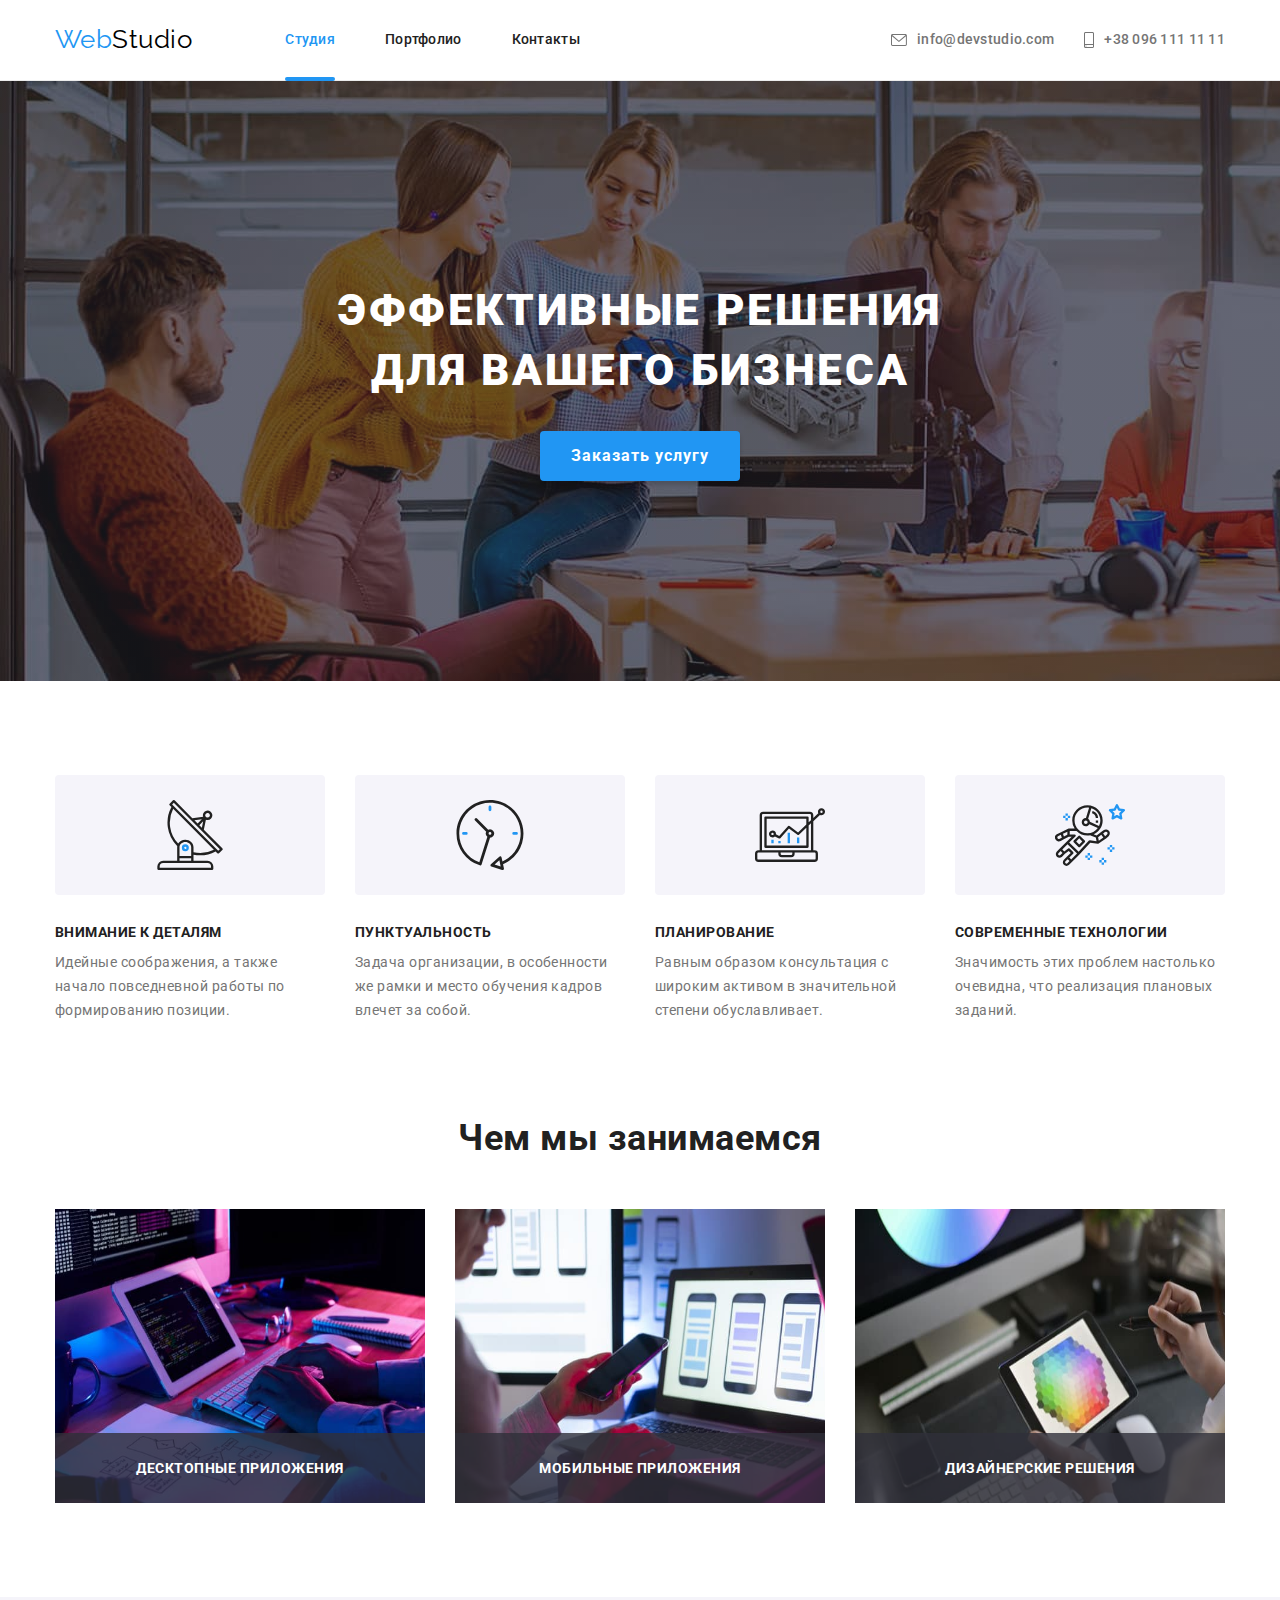
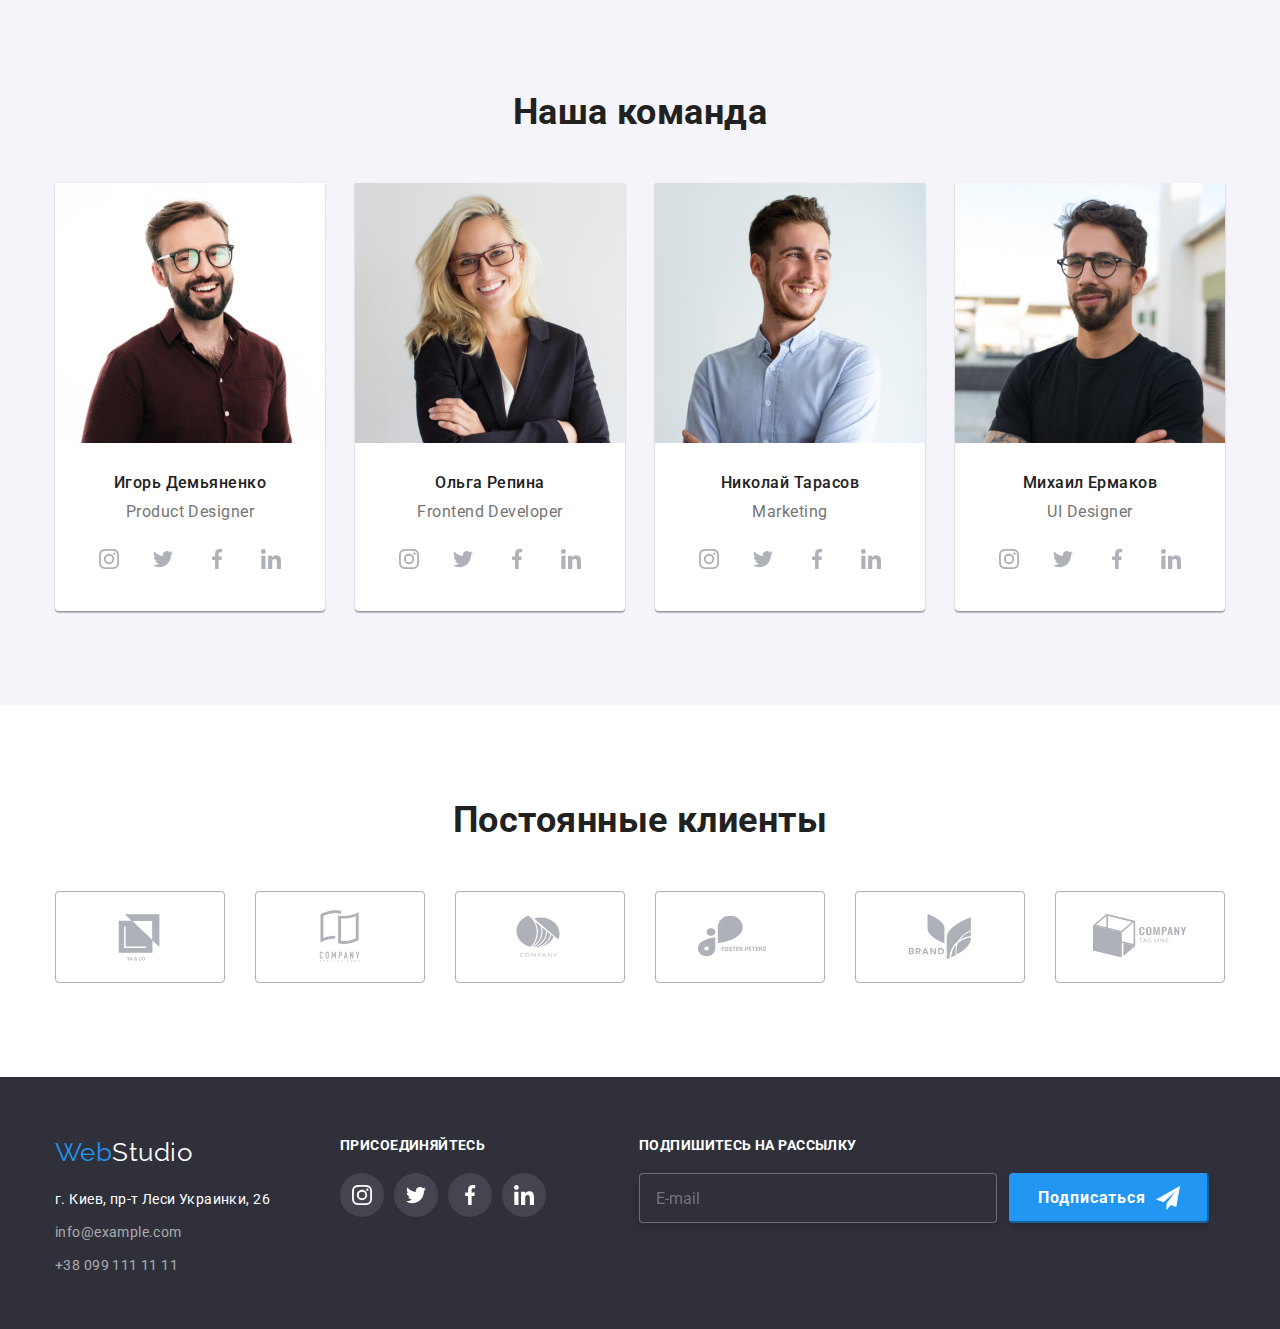
<file: index.html>
<!DOCTYPE html>
<html lang="ru">
	<head>
		<meta charset="UTF-8" />
		<meta http-equiv="X-UA-Compatible" content="IE=edge" />
		<meta name="viewport" content="width=device-width, initial-scale=1.0" />
		<title>Студия</title>
		<link
			href="https://fonts.googleapis.com/css2?family=Raleway:wght@700&family=Roboto:wght@400;500;700;900&display=swap"
			rel="stylesheet"
		/>
		<link
			rel="stylesheet"
			href="https://cdnjs.cloudflare.com/ajax/libs/modern-normalize/1.1.0/modern-normalize.min.css"
		/>
		<link rel="stylesheet" href="./css/styles.css" />
	</head>
	<body>
		<!-- Header -->
		<header class="header">
			<div class="container header-container">
				<div class="header-logo">
					<a href="./" class="logo">
						<span class="logo-web">Web</span>
						<span>Studio</span>
					</a>
				</div>
				<nav class="header-nav">
					<ul class="site-nav">
						<li class="link site-nav-current">
							<a href="./">Студия</a>
						</li>
						<li class="link">
							<a href="./portfolio.html">Портфолио</a>
						</li>
						<li class="link">
							<a href="">Контакты</a>
						</li>
					</ul>
				</nav>
				<div class="auth-nav">
					<a href="mailto:info@devstudio.com">
						<svg class="auth-nav-svg" width="16" height="12">
							<use href="./images/icons.svg#icon-envelope"></use>
						</svg>
						info@devstudio.com
					</a>
					<a href="tel:+380961111111">
						<svg class="auth-nav-svg" width="10" height="16">
							<use href="./images/icons.svg#icon-smartphone"></use>
						</svg>
						+38 096 111 11 11
					</a>
				</div>
			</div>
		</header>
		<!-- Main -->
		<main>
			<!-- Герой -->
			<section class="hero">
				<div class="container">
					<h1 class="hero-title">Эффективные решения для вашего бизнеса</h1>
					<button class="hero-button" type="button" data-modal-open>Заказать услугу</button>
				</div>
			</section>
			<!-- Особенности -->
			<section class="features section">
				<div class="container">
					<h2 class="features-none">Особенности</h2>
					<ul class="features-list">
						<li class="features-item">
							<div class="features-item-svg">
								<svg width="70" height="70">
									<use href="./images/icons.svg#icon-antenna"></use>
								</svg>
							</div>
							<h3 class="features-title">Внимание к деталям</h3>
							<p class="features-text">
								Идейные соображения, а также начало повседневной работы по формированию позиции.
							</p>
						</li>
						<li class="features-item">
							<div class="features-item-svg">
								<svg width="70" height="70">
									<use href="./images/icons.svg#icon-clock"></use>
								</svg>
							</div>

							<h3 class="features-title">Пунктуальность</h3>
							<p class="features-text">
								Задача организации, в особенности же рамки и место обучения кадров влечет за собой.
							</p>
						</li>
						<li class="features-item">
							<div class="features-item-svg">
								<svg width="70" height="70">
									<use href="./images/icons.svg#icon-diagram"></use>
								</svg>
							</div>
							<h3 class="features-title">Планирование</h3>
							<p class="features-text">
								Равным образом консультация с широким активом в значительной степени обуславливает.
							</p>
						</li>
						<li class="features-item">
							<div class="features-item-svg">
								<svg width="70" height="70">
									<use href="./images/icons.svg#icon-astronaut"></use>
								</svg>
							</div>
							<h3 class="features-title">Современные технологии</h3>
							<p class="features-text">Значимость этих проблем настолько очевидна, что реализация плановых заданий.</p>
						</li>
					</ul>
				</div>
			</section>

			<!-- Чем мы занимаемся -->
			<section class="work">
				<div class="container">
					<h2 class="section-title">Чем мы занимаемся</h2>
					<ul class="work-list">
						<li class="work-thumb">
							<img src="./images/box1.jpg" width="370" height="294" alt="box1" />
							<div class="work-description">
								<p class="work-text">Десктопные приложения</p>
							</div>
						</li>
						<li class="work-thumb">
							<img src="./images/box2.jpg" width="370" height="294" alt="box2" />
							<div class="work-description">
								<p class="work-text">Мобильные приложения</p>
							</div>
						</li>
						<li class="work-thumb">
							<img src="./images/box3.jpg" width="370" height="294" alt="box3" />
							<div class="work-description">
								<p class="work-text">Дизайнерские решения</p>
							</div>
						</li>
					</ul>
				</div>
			</section>

			<!-- Наша команда -->
			<section class="team-section section">
				<div class="container">
					<h2 class="section-title">Наша команда</h2>
					<ul class="team-list">
						<li class="team-card">
							<img src="./images/teamcard1.jpg" width="270" alt="teamcard1" />
							<div class="team-text">
								<h3 class="team-name">Игорь Демьяненко</h3>
								<p class="team-position">Product Designer</p>
								<ul class="team-socials">
									<li>
										<a class="team-socials-icon" href="">
											<svg class="team-socials-svg" width="20" height="20">
												<use href="./images/icons.svg#icon-instagram"></use>
											</svg>
										</a>
									</li>
									<li>
										<a class="team-socials-icon" href="">
											<svg class="team-socials-svg" width="20" height="20">
												<use href="./images/icons.svg#icon-twitter"></use>
											</svg>
										</a>
									</li>
									<li>
										<a class="team-socials-icon" href="">
											<svg class="team-socials-svg" width="20" height="20">
												<use href="./images/icons.svg#icon-facebook"></use>
											</svg>
										</a>
									</li>
									<li>
										<a class="team-socials-icon" href="">
											<svg class="team-socials-svg" width="20" height="20">
												<use href="./images/icons.svg#icon-linkedin"></use>
											</svg>
										</a>
									</li>
								</ul>
							</div>
						</li>
						<li class="team-card">
							<img src="./images/teamcard2.jpg" width="270" alt="teamcard2" />
							<div class="team-text">
								<h3 class="team-name">Ольга Репина</h3>
								<p class="team-position">Frontend Developer</p>
								<ul class="team-socials">
									<li>
										<a class="team-socials-icon" href="">
											<svg class="team-socials-svg" width="20" height="20">
												<use href="./images/icons.svg#icon-instagram"></use>
											</svg>
										</a>
									</li>
									<li>
										<a class="team-socials-icon" href="">
											<svg class="team-socials-svg" width="20" height="20">
												<use href="./images/icons.svg#icon-twitter"></use>
											</svg>
										</a>
									</li>
									<li>
										<a class="team-socials-icon" href="">
											<svg class="team-socials-svg" width="20" height="20">
												<use href="./images/icons.svg#icon-facebook"></use>
											</svg>
										</a>
									</li>
									<li>
										<a class="team-socials-icon" href="">
											<svg class="team-socials-svg" width="20" height="20">
												<use href="./images/icons.svg#icon-linkedin"></use>
											</svg>
										</a>
									</li>
								</ul>
							</div>
						</li>
						<li class="team-card">
							<img src="./images/teamcard3.jpg" width="270" alt="teamcard3" />
							<div class="team-text">
								<h3 class="team-name">Николай Тарасов</h3>
								<p class="team-position">Marketing</p>
								<ul class="team-socials">
									<li>
										<a class="team-socials-icon" href="">
											<svg class="team-socials-svg" width="20" height="20">
												<use href="./images/icons.svg#icon-instagram"></use>
											</svg>
										</a>
									</li>
									<li>
										<a class="team-socials-icon" href="">
											<svg class="team-socials-svg" width="20" height="20">
												<use href="./images/icons.svg#icon-twitter"></use>
											</svg>
										</a>
									</li>
									<li>
										<a class="team-socials-icon" href="">
											<svg class="team-socials-svg" width="20" height="20">
												<use href="./images/icons.svg#icon-facebook"></use>
											</svg>
										</a>
									</li>
									<li>
										<a class="team-socials-icon" href="">
											<svg class="team-socials-svg" width="20" height="20">
												<use href="./images/icons.svg#icon-linkedin"></use>
											</svg>
										</a>
									</li>
								</ul>
							</div>
						</li>
						<li class="team-card">
							<img src="./images/teamcard4.jpg" width="270" alt="teamcard4" />
							<div class="team-text">
								<h3 class="team-name">Михаил Ермаков</h3>
								<p class="team-position">UI Designer</p>
								<ul class="team-socials">
									<li>
										<a class="team-socials-icon" href="">
											<svg class="team-socials-svg" width="20" height="20">
												<use href="./images/icons.svg#icon-instagram"></use>
											</svg>
										</a>
									</li>
									<li>
										<a class="team-socials-icon" href="">
											<svg class="team-socials-svg" width="20" height="20">
												<use href="./images/icons.svg#icon-twitter"></use>
											</svg>
										</a>
									</li>
									<li>
										<a class="team-socials-icon" href="">
											<svg class="team-socials-svg" width="20" height="20">
												<use href="./images/icons.svg#icon-facebook"></use>
											</svg>
										</a>
									</li>
									<li>
										<a class="team-socials-icon" href="">
											<svg class="team-socials-svg" width="20" height="20">
												<use href="./images/icons.svg#icon-linkedin"></use>
											</svg>
										</a>
									</li>
								</ul>
							</div>
						</li>
					</ul>
				</div>
			</section>

			<!-- Постоянные клиенты -->
			<section class="clients section">
				<div class="container">
					<h2 class="section-title">Постоянные клиенты</h2>
					<ul class="clients-list">
						<li>
							<a class="clients-item" href="">
								<svg class="clients-icon" width="106" height="60">
									<use href="./images/icons.svg#icon-logo1"></use>
								</svg>
							</a>
						</li>
						<li>
							<a class="clients-item" href="">
								<svg class="clients-icon" width="106" height="60">
									<use href="./images/icons.svg#icon-logo2"></use>
								</svg>
							</a>
						</li>
						<li>
							<a class="clients-item" href="">
								<svg class="clients-icon" width="106" height="60">
									<use href="./images/icons.svg#icon-logo3"></use>
								</svg>
							</a>
						</li>
						<li>
							<a class="clients-item" href="">
								<svg class="clients-icon" width="106" height="60">
									<use href="./images/icons.svg#icon-logo4"></use>
								</svg>
							</a>
						</li>
						<li>
							<a class="clients-item" href="">
								<svg class="clients-icon" width="106" height="60">
									<use href="./images/icons.svg#icon-logo5"></use>
								</svg>
							</a>
						</li>
						<li>
							<a class="clients-item" href="">
								<svg class="clients-icon" width="106" height="60">
									<use href="./images/icons.svg#icon-logo6"></use>
								</svg>
							</a>
						</li>
					</ul>
				</div>
			</section>
		</main>

		<!-- Footer -->
		<footer class="footer">
			<div class="footer-container container">
				<div class="footer-logo">
					<a href="./" class="logo-footer">
						<span class="logo-web">Web</span>
						Studio
					</a>
					<address class="address">
						<ul>
							<li class="footer-list">
								<a
									class="footer-address"
									href="https://www.google.com/maps/place/бул.+Леси+Украинки,+26,+Киев,+02000/@50.4265807,30.5383858,17z/data=!3m1!4b1!4m5!3m4!1s0x40d4cf0e033ecbe9:0x57a4dffefec77da0!8m2!3d50.4265807!4d30.5383858"
									target="_blank"
									rel="noopener noreferrer"
								>
									г. Киев, пр-т Леси Украинки, 26
								</a>
							</li>
							<li class="footer-mail">
								<a class="footer-contacts" href="mailto:info@example.com">info@example.com</a>
							</li>
							<li class="footer-tel">
								<a class="footer-contacts" href="tel:+380991111111">+38 099 111 11 11</a>
							</li>
						</ul>
					</address>
				</div>

				<!-- Footer socials -->
				<div class="fsocials">
					<h2 class="footer-title">Присоединяйтесь</h2>
					<ul class="fsocials-list">
						<li>
							<a class="fsocials-item" href="">
								<svg class="fsocials-icon" width="20" height="20">
									<use href="./images/icons.svg#icon-instagram"></use>
								</svg>
							</a>
						</li>
						<li>
							<a class="fsocials-item" href="">
								<svg class="fsocials-icon" width="20" height="20">
									<use href="./images/icons.svg#icon-twitter"></use>
								</svg>
							</a>
						</li>
						<li>
							<a class="fsocials-item" href="">
								<svg class="fsocials-icon" width="20" height="20">
									<use href="./images/icons.svg#icon-facebook"></use>
								</svg>
							</a>
						</li>
						<li>
							<a class="fsocials-item" class="fsocials-item" href="">
								<svg class="fsocials-icon" width="20" height="20">
									<use href="./images/icons.svg#icon-linkedin"></use>
								</svg>
							</a>
						</li>
					</ul>
				</div>
					<!-- Footer subscribe -->
				<div class="fsubscribe">
					<h2 class="footer-title">Подпишитесь на рассылку</h2>
						<form class="fsubscribe-form">
						<label for="subscribe">
						<input class="fsubscribe-input" type="email" name="subscribe" id="email" placeholder="E-mail" />
						</label>
						<button class="fsubscribe-button" type="submit">
							<span class="fsubscribe-button-text">Подписаться</span>
							<div class="fsubscribe-button-icon">
								<svg class="fsocials-icon" width="24" height="24">
									<use href="./images/icons.svg#icon-form-send"></use>
								</svg>
						</button>
						</form>
					</div>
				</div>
			</div>
		</footer>

		<!-- Modal window -->
		<div class="backdrop is-hidden" data-modal>
			<div class="modal">
				<button class="modal-close-btn" type="button" data-modal-close>
					<svg width="11" height="11">
						<use href="./images/icons.svg#icon-form-close"></use>
					</svg>
				</button>
				<h2 class="modal-title">Оставьте свои данные, мы вам перезвоним</h2>
				<form class="modal-form">
					<div class="modal-form-label">
					<label for="username">
						<span class="modal-form-text">Имя</span>
						<input class="modal-form-input" type="text" name="username" id="username" autofocus />
						<svg class="modal-form-icon" width="15" height="15">
							<use href="./images/icons.svg#icon-form-name"></use>
						</svg>
					</label>
					</div>
					<div class="modal-form-label">
					<label for="tel">
						<span class="modal-form-text">Телефон</span>
						<input class="modal-form-input" type="tel" name="tel" id="tel" />
						<svg class="modal-form-icon" width="15" height="15">
							<use href="./images/icons.svg#icon-form-phone"></use>
						</svg>
					</label>
					</div>
					<div class="modal-form-label">
					<label for="email">
						<span class="modal-form-text">Почта</span>
						<input class="modal-form-input" type="email" name="email" id="email" />
						<svg class="modal-form-icon" class="modal-form-icon" width="18" height="18">
							<use href="./images/icons.svg#icon-form-email"></use>
						</svg>
					</label>
					</div>
					<div class="modal-form-label textarea">
					<label for="comment">
						<span class="modal-form-text">Комментарий</span>
					<textarea class="modal-form-textarea" name="comment" id="comment" placeholder="Введите текст"></textarea>
					</label>
					</div>
						<!-- Checkbox -->
					<div class="modal-form-check">
					<label for="check">
					<input class="modal-form-agree visually-hidden" type="checkbox" name="check" id="check"/>
					<span class="modal-form-checkbox">
						<svg class="modal-checkbox-icon" width="13" height="13">
							<use href="./images/icons.svg#icon-form-check"></use>
						</svg>
					</span>
					<span class="modal-form-agreement">Соглашаюсь с рассылкой и принимаю 
						<a href="">Условия договора</a>
					</span>
					</label>
					</div>
					<div class="modal-form-submit">
					<button class="modal-submit-button" type="submit">Отправить</button>
					</div>
				</form>
			</div>
		</div>
		<script src="./js/modal.js"></script>
	</body>
</html>
</file>
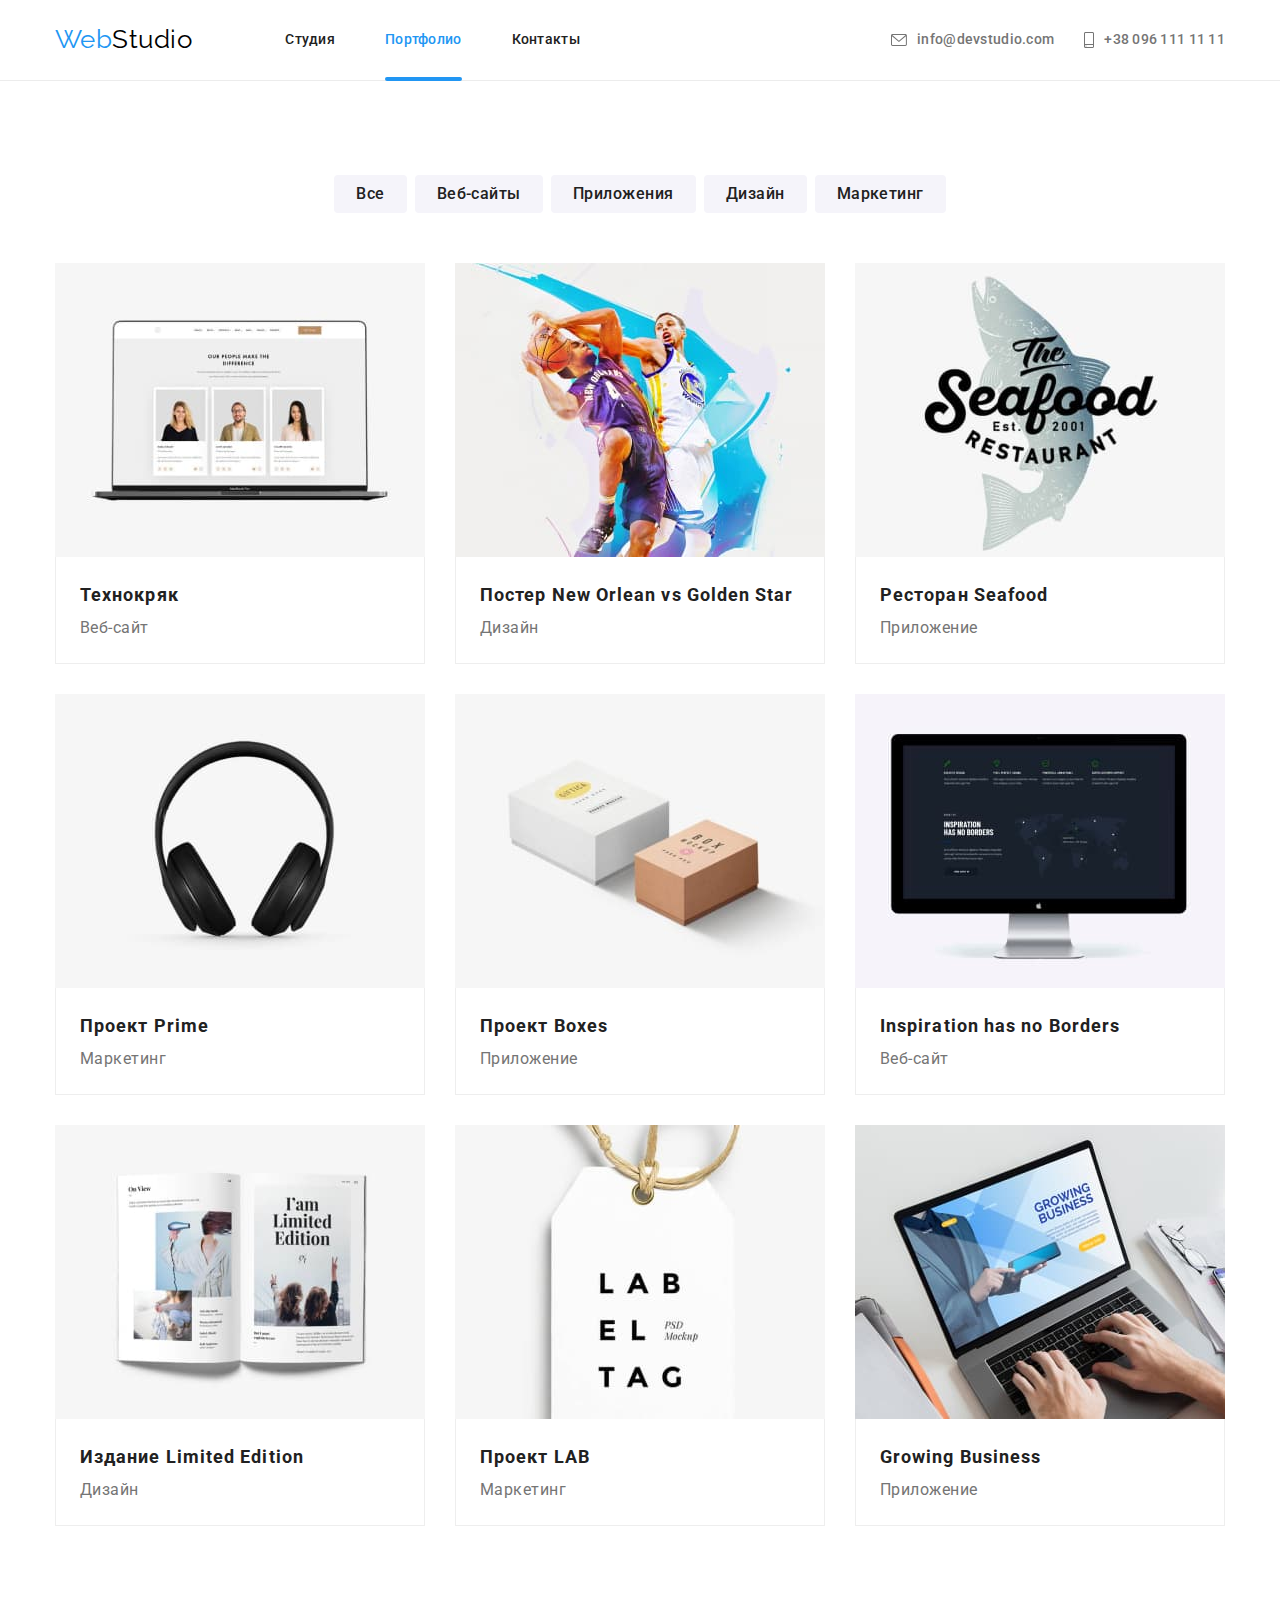
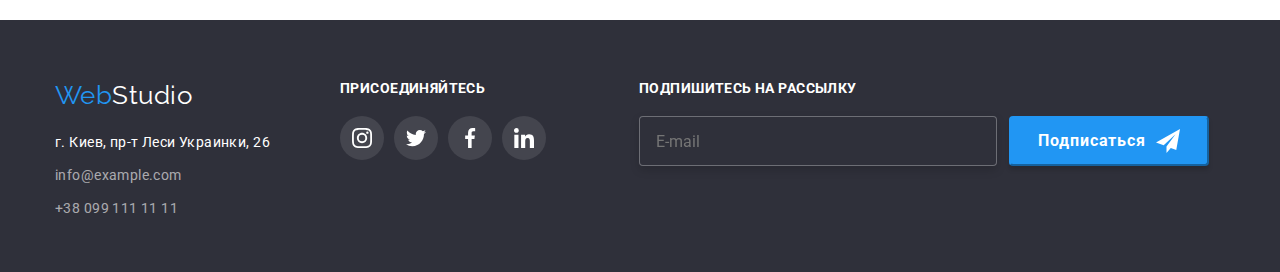
<file: portfolio.html>
<!DOCTYPE html>
<html lang="ru">
	<head>
		<meta charset="UTF-8" />
		<meta http-equiv="X-UA-Compatible" content="IE=edge" />
		<meta name="viewport" content="width=device-width, initial-scale=1.0" />
		<title>Портфолио</title>
		<link
			href="https://fonts.googleapis.com/css2?family=Raleway:wght@700&family=Roboto:wght@400;500;700;900&display=swap"
			rel="stylesheet"
		/>
		<link
			rel="stylesheet"
			href="https://cdnjs.cloudflare.com/ajax/libs/modern-normalize/1.1.0/modern-normalize.min.css"
		/>
		<link rel="stylesheet" href="./css/styles.css" />
	</head>

	<body>
		<!-- Header -->
		<header class="header">
			<div class="container header-container">
				<div class="header-logo">
					<a href="./" class="logo">
						<span class="logo-web">Web</span>
						<span>Studio</span>
					</a>
				</div>
				<nav class="header-nav">
					<ul class="site-nav">
						<li class="link">
							<a href="./">Студия</a>
						</li>
						<li class="link site-nav-current">
							<a href="./portfolio.html">Портфолио</a>
						</li>
						<li class="link">
							<a href="">Контакты</a>
						</li>
					</ul>
				</nav>
				<div class="auth-nav">
					<a href="mailto:info@devstudio.com">
						<svg class="auth-nav-svg" width="16" height="12">
							<use href="./images/icons.svg#icon-envelope"></use>
						</svg>
						info@devstudio.com
					</a>
					<a href="tel:+380961111111">
						<svg class="auth-nav-svg" width="10" height="16">
							<use href="./images/icons.svg#icon-smartphone"></use>
						</svg>
						+38 096 111 11 11
					</a>
				</div>
			</div>
		</header>

		<!-- Main -->
		<main>
			<section class="portfolio-container">
				<h1 class="portfolio-hidden">Портфолио</h1>
				<div class="container">
					<section class="project">
						<ul class="portfolio-filter">
							<li><button type="button">Все</button></li>
							<li><button type="button">Веб-сайты</button></li>
							<li><button type="button">Приложения</button></li>
							<li><button type="button">Дизайн</button></li>
							<li><button type="button">Маркетинг</button></li>
						</ul>

						<!-- Портфолио проекты -->

						<ul class="portfolio-project">
							<li class="portfolio-card">
								<div class="portfolio-thumb">
									<img src="./images/portfolio1.jpg" width="370" alt="Технокряк" />
									<div class="portfolio-thumb-overlay">
										<p>
											Ресурс предлагает комплексные предложения с разным уровнем функционала и сервисов. Все это
											позволит посетителю получить исчерпывающие сведения о компании или частном лице.
										</p>
									</div>
								</div>
								<div class="portfolio-text">
									<h2 class="project-name">Технокряк</h2>
									<p class="project-type">Веб-сайт</p>
								</div>
							</li>
							<li class="portfolio-card">
								<div class="portfolio-thumb">
									<img src="./images/portfolio2.jpg" width="370" alt="Постер New Orlean vs Golden Star" />
									<div class="portfolio-thumb-overlay">
										<p>
											Ресурс предлагает комплексные предложения с разным уровнем функционала и сервисов. Все это
											позволит посетителю получить исчерпывающие сведения о компании или частном лице.
										</p>
									</div>
								</div>
								<div class="portfolio-text">
									<h2 class="project-name">Постер New Orlean vs Golden Star</h2>
									<p class="project-type">Дизайн</p>
								</div>
							</li>
							<li class="portfolio-card">
								<div class="portfolio-thumb">
									<img src="./images/portfolio3.jpg" width="370" alt="Ресторан Seafood" />
									<div class="portfolio-thumb-overlay">
										<p>
											Ресурс предлагает комплексные предложения с разным уровнем функционала и сервисов. Все это
											позволит посетителю получить исчерпывающие сведения о компании или частном лице.
										</p>
									</div>
								</div>
								<div class="portfolio-text">
									<h2 class="project-name">Ресторан Seafood</h2>
									<p class="project-type">Приложение</p>
								</div>
							</li>
							<li class="portfolio-card">
								<div class="portfolio-thumb">
									<img src="./images/portfolio4.jpg" width="370" alt="Проект Prime" />
									<div class="portfolio-thumb-overlay">
										<p>
											Ресурс предлагает комплексные предложения с разным уровнем функционала и сервисов. Все это
											позволит посетителю получить исчерпывающие сведения о компании или частном лице.
										</p>
									</div>
								</div>
								<div class="portfolio-text">
									<h2 class="project-name">Проект Prime</h2>
									<p class="project-type">Маркетинг</p>
								</div>
							</li>
							<li class="portfolio-card">
								<div class="portfolio-thumb">
									<img src="./images/portfolio5.jpg" width="370" alt="Проект Boxes" />
									<div class="portfolio-thumb-overlay">
										<p>
											Ресурс предлагает комплексные предложения с разным уровнем функционала и сервисов. Все это
											позволит посетителю получить исчерпывающие сведения о компании или частном лице.
										</p>
									</div>
								</div>
								<div class="portfolio-text">
									<h2 class="project-name">Проект Boxes</h2>
									<p class="project-type">Приложение</p>
								</div>
							</li>
							<li class="portfolio-card">
								<div class="portfolio-thumb">
									<img src="./images/portfolio6.jpg" width="370" alt="Inspiration has no Borders" />
									<div class="portfolio-thumb-overlay">
										<p>
											Ресурс предлагает комплексные предложения с разным уровнем функционала и сервисов. Все это
											позволит посетителю получить исчерпывающие сведения о компании или частном лице.
										</p>
									</div>
								</div>
								<div class="portfolio-text">
									<h2 class="project-name">Inspiration has no Borders</h2>
									<p class="project-type">Веб-сайт</p>
								</div>
							</li>
							<li class="portfolio-card">
								<div class="portfolio-thumb">
									<img src="./images/portfolio7.jpg" width="370" alt="Издание Limited Edition" />
									<div class="portfolio-thumb-overlay">
										<p>
											Ресурс предлагает комплексные предложения с разным уровнем функционала и сервисов. Все это
											позволит посетителю получить исчерпывающие сведения о компании или частном лице.
										</p>
									</div>
								</div>
								<div class="portfolio-text">
									<h2 class="project-name">Издание Limited Edition</h2>
									<p class="project-type">Дизайн</p>
								</div>
							</li>
							<li class="portfolio-card">
								<div class="portfolio-thumb">
									<img src="./images/portfolio8.jpg" width="370" alt="Проект LAB" />
									<div class="portfolio-thumb-overlay">
										<p>
											Ресурс предлагает комплексные предложения с разным уровнем функционала и сервисов. Все это
											позволит посетителю получить исчерпывающие сведения о компании или частном лице.
										</p>
									</div>
								</div>
								<div class="portfolio-text">
									<h2 class="project-name">Проект LAB</h2>
									<p class="project-type">Маркетинг</p>
								</div>
							</li>
							<li class="portfolio-card">
								<div class="portfolio-thumb">
									<img src="./images/portfolio9.jpg" width="370" alt="Growing Business" />
									<div class="portfolio-thumb-overlay">
										<p>
											Ресурс предлагает комплексные предложения с разным уровнем функционала и сервисов. Все это
											позволит посетителю получить исчерпывающие сведения о компании или частном лице.
										</p>
									</div>
								</div>
								<div class="portfolio-text">
									<h2 class="project-name">Growing Business</h2>
									<p class="project-type">Приложение</p>
								</div>
							</li>
						</ul>
					</section>
				</div>
			</section>
		</main>

		<!-- Footer -->
		<footer class="footer">
			<div class="footer-container container">
				<div class="footer-logo">
					<a href="./" class="logo-footer">
						<span class="logo-web">Web</span>
						Studio
					</a>
					<address class="address">
						<ul>
							<li class="footer-list">
								<a
									class="footer-address"
									href="https://www.google.com/maps/place/бул.+Леси+Украинки,+26,+Киев,+02000/@50.4265807,30.5383858,17z/data=!3m1!4b1!4m5!3m4!1s0x40d4cf0e033ecbe9:0x57a4dffefec77da0!8m2!3d50.4265807!4d30.5383858"
									target="_blank"
									rel="noopener noreferrer"
								>
									г. Киев, пр-т Леси Украинки, 26
								</a>
							</li>
							<li class="footer-mail">
								<a class="footer-contacts" href="mailto:info@example.com">info@example.com</a>
							</li>
							<li class="footer-tel">
								<a class="footer-contacts" href="tel:+380991111111">+38 099 111 11 11</a>
							</li>
						</ul>
					</address>
				</div>

				<!-- Footer socials -->
				<div class="fsocials">
					<h2 class="footer-title">Присоединяйтесь</h2>
					<ul class="fsocials-list">
						<li>
							<a class="fsocials-item" href="">
								<svg class="fsocials-icon" width="20" height="20">
									<use href="./images/icons.svg#icon-instagram"></use>
								</svg>
							</a>
						</li>
						<li>
							<a class="fsocials-item" href="">
								<svg class="fsocials-icon" width="20" height="20">
									<use href="./images/icons.svg#icon-twitter"></use>
								</svg>
							</a>
						</li>
						<li>
							<a class="fsocials-item" href="">
								<svg class="fsocials-icon" width="20" height="20">
									<use href="./images/icons.svg#icon-facebook"></use>
								</svg>
							</a>
						</li>
						<li>
							<a class="fsocials-item" class="fsocials-item" href="">
								<svg class="fsocials-icon" width="20" height="20">
									<use href="./images/icons.svg#icon-linkedin"></use>
								</svg>
							</a>
						</li>
					</ul>
				</div>
					<!-- Footer subscribe -->
				<div class="fsubscribe">
					<h2 class="footer-title">Подпишитесь на рассылку</h2>
						<form class="fsubscribe-form">
						<label for="email">
						<input class="fsubscribe-input" type="email" name="email" id="email" placeholder="E-mail" />
						</label>
						<button class="fsubscribe-button" type="submit">
							<span class="fsubscribe-button-text">Подписаться</span>
							<div class="fsubscribe-button-icon">
								<svg class="fsocials-icon" width="24" height="24">
									<use href="./images/icons.svg#icon-form-send"></use>
								</svg>
						</button>

						</form>
					</div>
				</div>
			</div>
		</footer>
	</body>
</html>
</file>
<file: css/styles.css>
:root {
--primary-text-color: #757575;
--title-text-color: #212121;
--accent-color: #2196F3;
--icon-color: #AFB1B8;
--background-color: #FFFFFF;
--background-secondary-color: #2F303A;
--background-box-color: #F5F4FA;

--transition: 250ms cubic-bezier(0.4, 0, 0.2, 1);
}

body {
background-color: var(--background-color);
color: var(--title-text-color);
font-family: Roboto, sans-serif;
letter-spacing: 0.03em;
}

/* Base styles */

.container {
margin: 0 auto;
padding-left: 15px;
padding-right: 15px;
width: 1200px;
}

ul,
h1,
h2,
h3,
p {
list-style: none;
padding: 0;
margin: 0;
}

img {
display: block;
max-width: 100%;
height: auto;
}

/* Header */

.header {
border-bottom: 1px solid #ECECEC;
}

.header-container {
display: flex;
align-items: center;
height: 80px;
}

.logo {
display: flex;
color: #000000;
font-family: 'Raleway', sans-serif;
font-size: 26px;
line-height: 1.2;
text-decoration: none;
}

.logo-web {
color: var(--accent-color);
}

.site-nav {
margin-left: 93px;
}

.site-nav li {
display: flex;
height: 80px;
align-items: center;
}

.site-nav li + li {
margin-left: 50px;
}

.site-nav,
.auth-nav {
display: flex;
align-items: center;
font-weight: 500;
font-size: 14px;
line-height: 1.1;
letter-spacing: 0.02em;
}

.site-nav a,
.site-nav a {
color: currentColor;
transition: color var(--transition);
}

.site-nav a:hover,
.site-nav a:focus {
color: var(--accent-color);
}

.site-nav a {
color: var(--title-text-color);
text-decoration: none;
}

.site-nav-current a {
color: var(--accent-color);
}

.site-nav-current {
position: relative;
}

.site-nav-current::after {
position: absolute;
bottom: -1px;
left: 0;
content: "";
display: block;
width: 100%;
height: 4px;
background-color: var(--accent-color);
border-radius: 2px;
}

.auth-nav {
margin-left: auto;
}

.auth-nav a {
display: flex;
align-items: center;
text-decoration: none;
color: var(--primary-text-color);
transition: color var(--transition);
}

.auth-nav a:hover,
.auth-nav a:focus {
color: var(--accent-color);
}

.auth-nav a+a {
 margin-left: 30px;
}

.auth-nav-svg {
margin-right: 10px;
fill: currentColor;
}

/* Герой */

.hero {
margin: 0 auto;
padding-top: 200px;
padding-bottom: 200px;
height: 600px;
text-align: center;
background-color: var(--background-secondary-color);
background-image: linear-gradient(to right,
        rgba(47, 48, 58, 0.4),
        rgba(47, 48, 58, 0.4)), 
        url(../images/hero.jpg);
max-width: 1600px;
background-repeat: no-repeat;
background-size: cover;
}

.hero-title {
width: 696px;
text-align:center;
margin: 0 0 30px;
margin-left: auto;
margin-right: auto;
padding: 0;

flex-wrap: wrap;
color: var(--background-color);
font-weight: 900;
font-size: 44px;
line-height: 1.36;
letter-spacing: 0.06em;
text-transform: uppercase;
}

.hero-button {
display: block;
text-align: center;
margin-right: auto;
margin-left: auto;
background-color: var(--accent-color);
color: var(--background-color);
font-family: inherit;
font-weight: 700;
font-size: 16px;
line-height: 1.88;
letter-spacing: 0.06em;

cursor: pointer;
width: 200px;
height: 50px;
box-shadow: 0px 4px 4px rgba(0, 0, 0, 0.15);
border-radius: 4px;
border-color: transparent;
}

/* Особенности */

.features-list,
.work-list,
.team-list {
display: flex;
gap: 30px;
}

.features-none {
display: none;
}

.features-item {
width: 270px;
}

.features-item-svg {
display: flex;
align-items: center;
justify-content: center;
height: 120px;
margin-bottom: 30px;
background-color: var(--background-box-color);
border-radius: 4px;
}

.features-title {
margin-top: 0;
margin-bottom: 10px;
font-weight: 700;
font-size: 14px;
line-height: 1.14;
text-transform: uppercase;
}

.features-text {
margin-top: 0;
margin-bottom: 0;
color: var(--primary-text-color);
font-size: 14px;
line-height: 1.71;
}

/* Секции */

.section {
padding-top: 94px;
padding-bottom: 94px;
}

.work  {
padding-top: 0;
padding-bottom: 94px;
}

.section-title {
margin: 0 auto 50px;
color: var(--title-text-color);
font-weight: 700;
font-size: 36px;
line-height: 1.17;
text-align: center;
}

/* Чем мы занимаемся */

.work-thumb {
position: relative;
}

.work-description {
position: absolute;
bottom: 0;
left: 0;
display: flex;
justify-content: center;
align-items: center;
height: 70px;
width: 100%;
background-color: rgba(47, 48, 58, 0.8);
}

.work-text {
font-size: 14px;
font-weight: 700;
text-transform: uppercase;
color: var(--background-color);
}

.work-thumb>img {
height: 294px;
}

/* Наша команда */

.team-section {
padding-top: 94px;
background-color: var(--background-box-color);
}

.team-card {
background-color: var(--background-color);
box-shadow: 0px 1px 3px rgba(0, 0, 0, 0.12), 0px 1px 1px rgba(0, 0, 0, 0.14), 0px 2px 1px rgba(0, 0, 0, 0.2);
border-radius: 0px 0px 4px 4px;
}

.team-text {
padding-top: 30px;
padding-bottom: 30px;
}

.team-name {
margin-bottom: 10px;
color: var(--title-text-color);
font-weight: 500;
font-size: 16px;
line-height: 1.19;
text-align: center;
}

.team-position {
color: var(--primary-text-color);
font-size: 16px;
line-height: 1.19;
text-align: center;
}

.team-socials {
display: flex;
justify-content: center;
gap: 10px;
margin-top: 16px;
}

.team-socials-icon {
display: flex;
align-items: center;
justify-content: center;
width: 44px;
height: 44px;
background-color: var(--background-color);
color: var(--icon-color);
border-radius: 50%;
transition: color var(--transition), 
background-color var(--transition);
}

.team-socials-icon:hover,
.team-socials-icon:focus {
background-color: var(--accent-color);
color: var(--background-color);
}

.team-socials-svg {
fill: currentColor;
}

/* Постоянные клиенты */

.clients-list {
display: flex;
justify-content: center;
gap: 30px;
}

.clients-item {
display: flex;
align-items: center;
justify-content: center;
gap: 30px;
width: 170px;
height: 92px;
border: 1px solid var(--icon-color);
border-radius: 4px;
color: var(--icon-color);
transition: color var(--transition), 
border var(--transition);
}

.clients-item:hover,
.clients-item:focus {
color: var(--accent-color);
border: 1px solid var(--accent-color);
}

.clients-icon {
fill: currentColor;
}

/* Footer */

.footer {
height: 252px;
padding-top: 60px;
padding-bottom: 60px;
margin: 0 auto;
background-color: var(--background-secondary-color);
}

.footer-container {
display: flex;
}

.logo-footer {
display: flex;
color: var(--background-color);
font-family: 'Raleway', sans-serif;
font-size: 26px;
line-height: 1.2;
text-decoration: none;
}

.address {
margin-top: 20px;
}

.footer-address {
color: var(--background-color);
font-style: normal;
font-weight: 400;
font-size: 14px;
line-height: 1.71;
letter-spacing: 0.03em;
text-decoration: none;

transition: color var(--transition);
}

.footer-contacts {
color: rgba(255, 255, 255, 0.6);
font-style: normal;
font-weight: 400;
font-size: 14px;
line-height: 1.71;
letter-spacing: 0.03em;
text-decoration: none;

transition: color var(--transition);
}

.footer-list,
.footer-mail {
margin-bottom: 9px;
}

.address a:hover,
.address a:focus {
color: var(--accent-color);
}

/* Footer socials */

.fsocials {
margin-left: 70px;
}

.footer-title {
margin-bottom: 20px;
font-size: 14px;
line-height: 16px;
letter-spacing: 0.03em;
text-transform: uppercase;
color: var(--background-color);
}

.fsocials-list {
display: flex;
width: 206px;
align-items: baseline;
justify-content: space-between;
}

.fsocials-item {
display: flex;
align-items: center;
justify-content: center;
width: 44px;
height: 44px;
color: var(--background-color);
background-color: rgba(255, 255, 255, 0.1);
border-radius: 50%;

transition: background-color var(--transition);
}

.fsocials-item:hover,
.fsocials-item:focus {
background-color: var(--accent-color);
}

.fsocials-icon {
fill: currentColor;
}

/* Footer subscribe */
.fsubscribe {
margin-left: 93px;

}

.fsubscribe-form {
display: flex;
align-items: center;
justify-content: space-between;
width: 570px;
}

.fsubscribe-input {
width: 358px;
height: 50px;
margin: 0;
padding: 15px 16px;
border: 1px solid rgba(255, 255, 255, 0.3);
filter: drop-shadow(0px 4px 4px rgba(0, 0, 0, 0.15));
border-radius: 4px;
color: var(--background-color);
background-color: var(--background-secondary-color);
}

.fsubscribe-button {
display: flex;
align-items: center;
justify-content: center;
gap: 10px;
width: 200px;
height: 50px;
color: var(--background-color);
background-color: var(--accent-color);
box-shadow: 0px 4px 4px rgba(0, 0, 0, 0.15);
border-radius: 4px;
border-color: var(--accent-color);
outline: transparent;
cursor: pointer;
}

.fsubscribe-button-text {
font-weight: 700;
font-size: 16px;
line-height: 1.87;
letter-spacing: 0.06em;
}

.fsubscribe-button-icon {
width: 24px;
height: 24px;
}

/* Стили для Портфолио */

/* Портфолио */

.portfolio-container {
padding-top: 94px;
padding-bottom: 94px;
}

.portfolio-hidden {
display: none;
}
.portfolio-filter {
display: flex;
justify-content: center;
align-items: flex-start;
gap: 8px;
margin-bottom: 50px;
}

.portfolio-filter button {
padding: 6px 22px;
height: 38px;

background-color: var(--background-box-color);
color: var(--title-text-color);
border: none;
border-radius: 4px;
font-family: inherit;
font-weight: 500;
font-size: 16px;
line-height: 1.62;
text-align: center;
letter-spacing: 0.03em;
cursor: pointer;

transition: color var(--transition),
background-color var(--transition),
box-shadow var(--transition);
}

.portfolio-filter button:hover,
.portfolio-filter button:focus {
color: var(--background-color);
background-color: var(--accent-color);
box-shadow: 0px 3px 1px rgba(0, 0, 0, 0.1), 0px 1px 2px rgba(0, 0, 0, 0.08), 0px 2px 2px rgba(0, 0, 0, 0.12);
}

/* Портфолио проекты*/

.portfolio-project {
display: flex;
flex-wrap: wrap;
gap: 30px;
}

.portfolio-card {
box-shadow: none;
transition: box-shadow var(--transition);
}

.portfolio-card:hover,
.portfolio-card:focus {
box-shadow: 0px 1px 1px rgba(0, 0, 0, 0.12), 
0px 4px 4px rgba(0, 0, 0, 0.06), 
1px 4px 6px rgba(0, 0, 0, 0.16);
}

.portfolio-card>a {
color: currentColor;
text-decoration: none;
}

.portfolio-thumb {
position: relative;
overflow: hidden;
}

.portfolio-thumb-overlay {
position: absolute;
top: 0;
left: 0;
width: 100%;
height: 100%;
display: flex;
align-items: center;
padding-left: 24px;
padding-right: 24px;
background-color: rgba(33, 150, 243, 0.9);

transform: translateY(101%);
transition: transform var(--transition);
}

.portfolio-card:hover .portfolio-thumb-overlay {
transform: translateY(0%);
}

.portfolio-thumb-overlay>p {
font-weight: 400;
font-size: 18px;
line-height: 28px;
letter-spacing: 0.03em;
color: var(--background-color);
}

.portfolio-text {
padding: 20px 24px;
border: 1px solid #EEEEEE;
border-top: none;
}

.project-name {
font-weight: 700;
font-size: 18px;
line-height: 2;
letter-spacing: 0.06em;
}

.project-type {
color: var(--primary-text-color);
font-size: 16px;
line-height: 1.88;
letter-spacing: 0.03em;
}

/* Modal window */

.backdrop {
position: fixed;
top: 0;
left: 0;
width: 100%;
height: 100%;
background: rgba(0, 0, 0, 0.2);
visibility: visible;
opacity: 1;
transition: opacity var(--transition),
visibility var(--transition);
z-index: 10;
}

.backdrop.is-hidden {
visibility: hidden;
opacity: 0;
pointer-events: none;
}

.backdrop.is-hidden .modal {
transform: translate(-50%, -50%) scale(0.8);
}

.visually-hidden {
position: absolute;
white-space: nowrap;
width: 1px;
height: 1px;
overflow: hidden;
border: 0;
padding: 0;
margin: -1px;
}

.modal {
position: absolute;
top: 50%;
left: 50%;
padding: 0 40px;
transform: translate(-50%, -50%) scale(1);
transition: transform var(--transition);

width: 528px;
min-height: 581px;

background-color: var(--background-color);
box-shadow: 0px 1px 3px rgba(0, 0, 0, 0.12), 0px 1px 1px rgba(0, 0, 0, 0.14), 0px 2px 1px rgba(0, 0, 0, 0.2);
border-radius: 4px;
}

.modal-close-btn {
position: absolute;
top: 8px;
right: 8px;
width: 30px;
height: 30px;
padding: 0;
display: flex;
align-items: center;
justify-content: center;
border-radius: 50%;
color: inherit;
background-color: var(--background-color);
border: 1px solid rgba(0, 0, 0, 0.1);
cursor: pointer;
transition: color var(--transition);
}

.modal-close-btn:hover,
.modal-close-btn:focus {
color: var(--accent-color);
}

.modal-close-btn>svg {
fill: currentColor;
}

.modal-title {
display: block;
text-align: center;
margin-top: 40px;
margin-bottom: 12px;
font-size: 20px;
line-height: 1.15;
color: var(--title-text-color);
}

.modal-form {
display: flex;
flex-direction: column;
}

.modal-form-label {
position: relative;
margin-bottom: 10px;
color: var(--primary-text-color);
}

.modal-form-label.textarea {
margin-bottom: 20px;
}

.modal-form-text {
display: block;
margin-bottom: 4px;
font-size: 12px;
line-height: 1.17;
letter-spacing: 0.01em;
}

.modal-form-input {
width: 448px;
height: 40px;
margin: 0;
padding: 11px 42px;
border: 1px solid rgba(33, 33, 33, 0.2);
border-radius: 4px;
outline: transparent;
transition: border-color var(--transition);
}

.modal-form-input:hover,
.modal-form-input:focus {
border-color: #2196F3;
}

.modal-form-icon {
position: absolute;
top: 50%;
left: 12px;
fill: var(--title-text-color);
transition: fill var(--transition);
}

.modal-form-input:hover+.modal-form-icon,
.modal-form-input:focus+.modal-form-icon {
fill: #2196F3;
}

.modal-form-textarea {
width: 448px;
height: 120px;
margin: 0;
padding: 12px 16px;
border: 1px solid rgba(33, 33, 33, 0.2);
border-radius: 4px;
outline: transparent;
resize: none;
transition: border-color var(--transition);
}

.modal-form-textarea:hover,
.modal-form-textarea:focus {
border-color: #2196F3;
}

.modal-form-agreement {
font-size: 14px;
line-height: 1.71;
letter-spacing: 0.03em;
color: var(--primary-text-color);
}

.modal-form-agreement>a {
font-size: 14px;
line-height: 1.71;
letter-spacing: 0.03em;
color: var(--accent-color);
}

.modal-form-check {
display: flex;
justify-content: center;
align-items: center;
}

.modal-form-checkbox {
display: inline-flex;
align-items: center;
justify-content: center;
width: 16px;
height: 15px;
border: 2px solid var(--title-text-color);
border-radius: 2px;
}

.modal-checkbox-icon {
fill: var(--background-color);
}

.modal-form-agree:checked + .modal-form-checkbox {
background-color: var(--accent-color);
border-color: var(--accent-color);
transition: border-color var(--transition),
background-color var(--transition);
}

.modal-form-submit {
display: flex;
align-items: center;
justify-content: center;
height: 120px;
}

.modal-submit-button {
width: 200px;
height: 50px;
background-color: #188CE8;
box-shadow: 0px 4px 4px rgba(0, 0, 0, 0.15);
border-radius: 4px;
border-color: transparent;
color: var(--background-color);
font-weight: 700;
font-size: 16px;
line-height: 1.87;
letter-spacing: 0.06em;
cursor: pointer;
}
</file>
